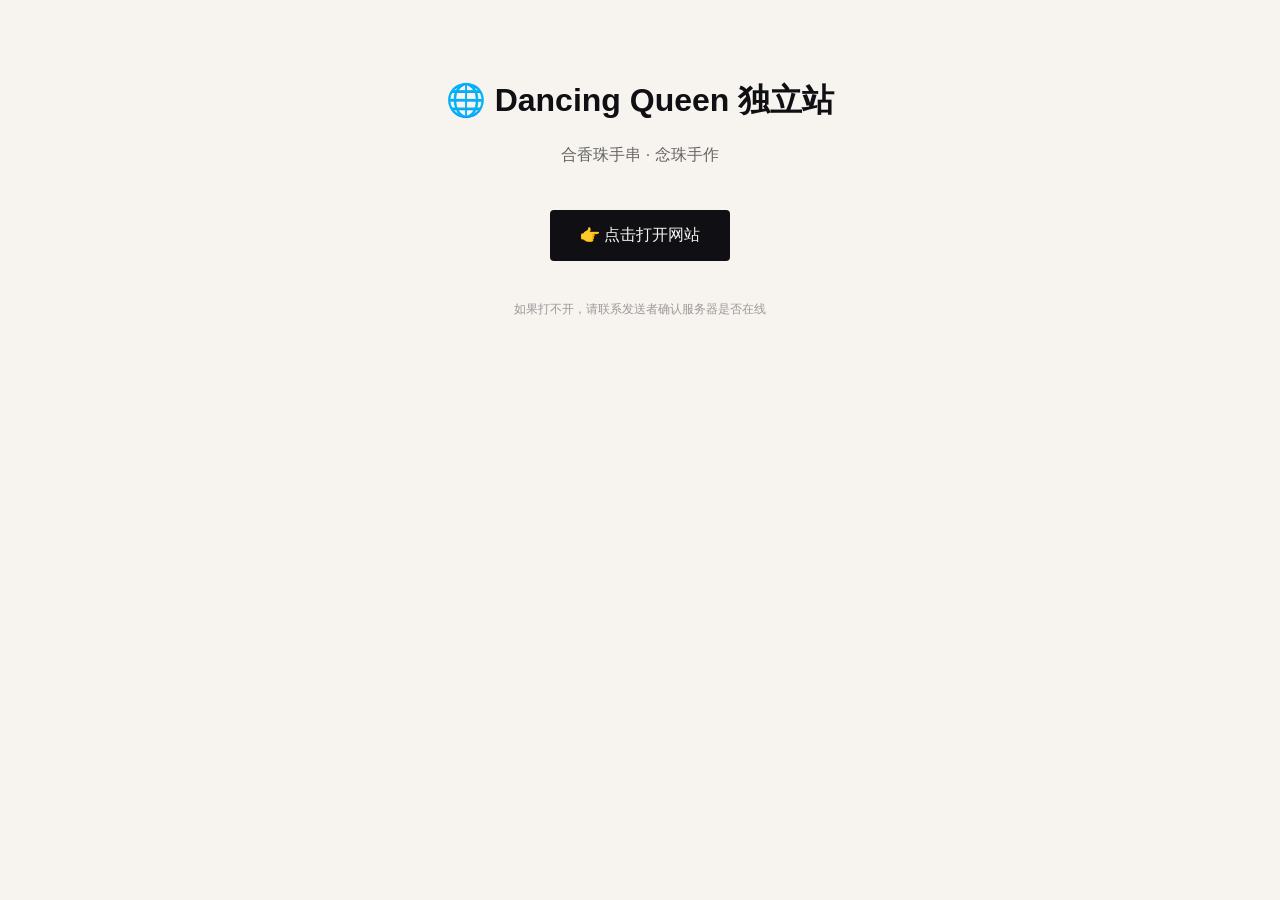
<file: 打开网站.html>
﻿<!DOCTYPE html>
<html>
<head>
    <meta charset="UTF-8">
    <title>Dancing Queen 网站预览</title>
    <style>
        body { font-family: Arial, sans-serif; text-align: center; padding: 50px; background: #f7f4ef; }
        .btn { display: inline-block; padding: 15px 30px; margin: 10px; background: #0f0f14; color: #f7f4ef; text-decoration: none; border-radius: 4px; }
        .btn:hover { background: #b8935a; }
        h1 { color: #0f0f14; }
        p { color: #666; }
    </style>
</head>
<body>
    <h1>🌐 Dancing Queen 独立站</h1>
    <p>合香珠手串 · 念珠手作</p>
    <br>
    <a href="http://localhost:8080" class="btn" target="_blank">👉 点击打开网站</a>
    <br><br>
    <p style="font-size: 12px; color: #999;">如果打不开，请联系发送者确认服务器是否在线</p>
</body>
</html>
</file>
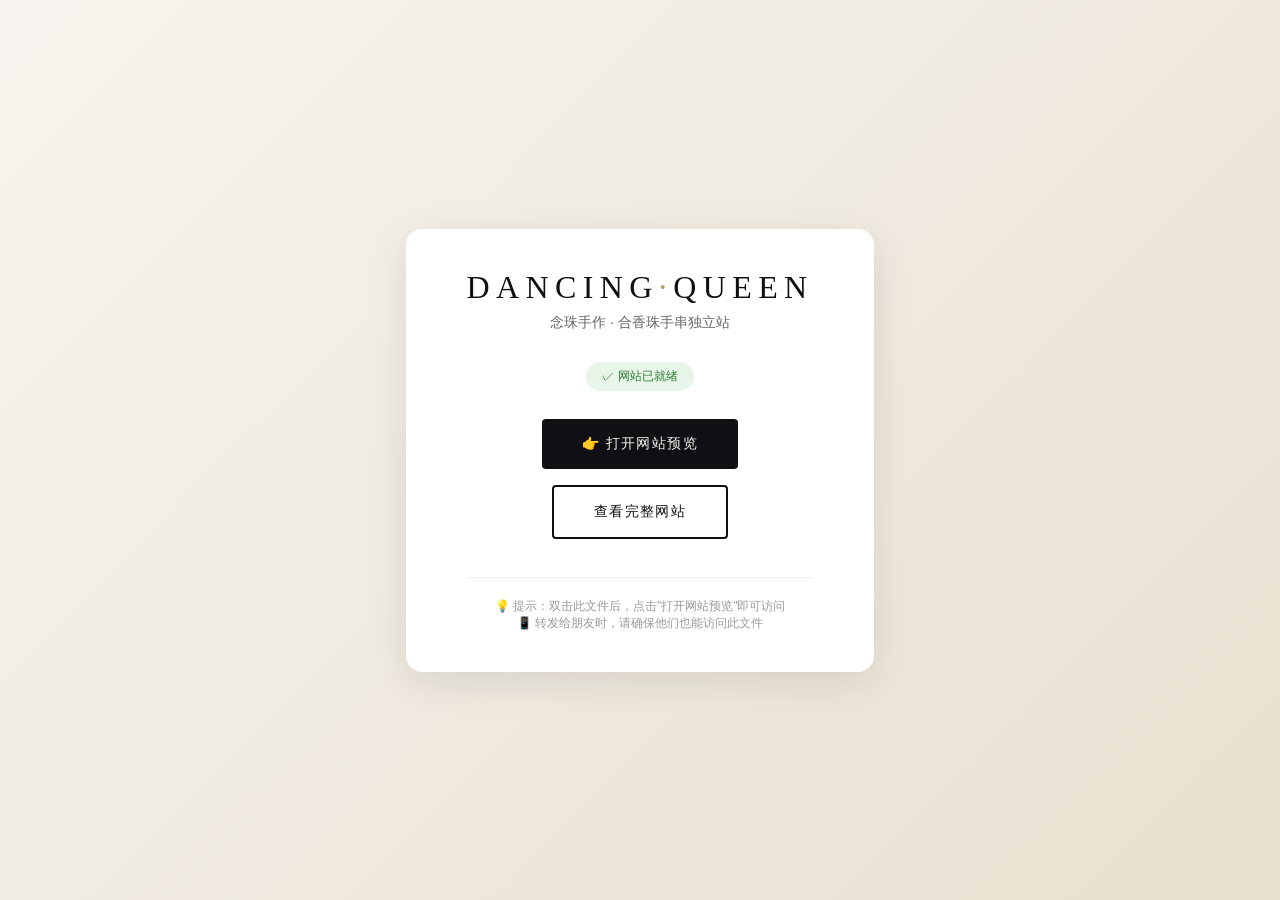
<file: 网站预览.html>
﻿<!DOCTYPE html>
<html lang="zh-CN">
<head>
    <meta charset="UTF-8">
    <meta name="viewport" content="width=device-width, initial-scale=1.0">
    <title>Dancing Queen 独立站预览</title>
    <style>
        * { margin: 0; padding: 0; box-sizing: border-box; }
        body { 
            font-family: 'Segoe UI', Arial, sans-serif; 
            background: linear-gradient(135deg, #f7f4ef 0%, #e8e0d0 100%);
            min-height: 100vh;
            display: flex;
            flex-direction: column;
            align-items: center;
            justify-content: center;
            padding: 40px;
        }
        .card {
            background: white;
            border-radius: 16px;
            padding: 40px 60px;
            box-shadow: 0 10px 40px rgba(0,0,0,0.1);
            text-align: center;
            max-width: 500px;
        }
        .logo {
            font-family: 'Georgia', serif;
            font-size: 32px;
            letter-spacing: 0.2em;
            color: #0f0f14;
            margin-bottom: 8px;
        }
        .logo span { color: #b8935a; }
        .subtitle {
            color: #666;
            font-size: 14px;
            margin-bottom: 30px;
        }
        .btn {
            display: inline-block;
            padding: 16px 40px;
            background: #0f0f14;
            color: #f7f4ef;
            text-decoration: none;
            border-radius: 4px;
            font-size: 14px;
            letter-spacing: 0.1em;
            transition: all 0.3s ease;
            margin: 8px;
        }
        .btn:hover {
            background: #b8935a;
            transform: translateY(-2px);
        }
        .btn-outline {
            background: transparent;
            color: #0f0f14;
            border: 2px solid #0f0f14;
        }
        .btn-outline:hover {
            background: #0f0f14;
            color: #f7f4ef;
        }
        .info {
            margin-top: 30px;
            padding-top: 20px;
            border-top: 1px solid #eee;
            font-size: 12px;
            color: #999;
        }
        .status {
            display: inline-block;
            padding: 6px 16px;
            background: #e8f5e9;
            color: #2e7d32;
            border-radius: 20px;
            font-size: 12px;
            margin-bottom: 20px;
        }
    </style>
</head>
<body>
    <div class="card">
        <div class="logo">DANCING<span>·</span>QUEEN</div>
        <div class="subtitle">念珠手作 · 合香珠手串独立站</div>
        
        <div class="status">✓ 网站已就绪</div>
        
        <br>
        <a href="http://localhost:8080" class="btn" target="_blank">👉 打开网站预览</a>
        <br>
        <a href="index.html" class="btn btn-outline" target="_blank">查看完整网站</a>
        
        <div class="info">
            <p>💡 提示：双击此文件后，点击"打开网站预览"即可访问</p>
            <p>📱 转发给朋友时，请确保他们也能访问此文件</p>
        </div>
    </div>
</body>
</html>
</file>
